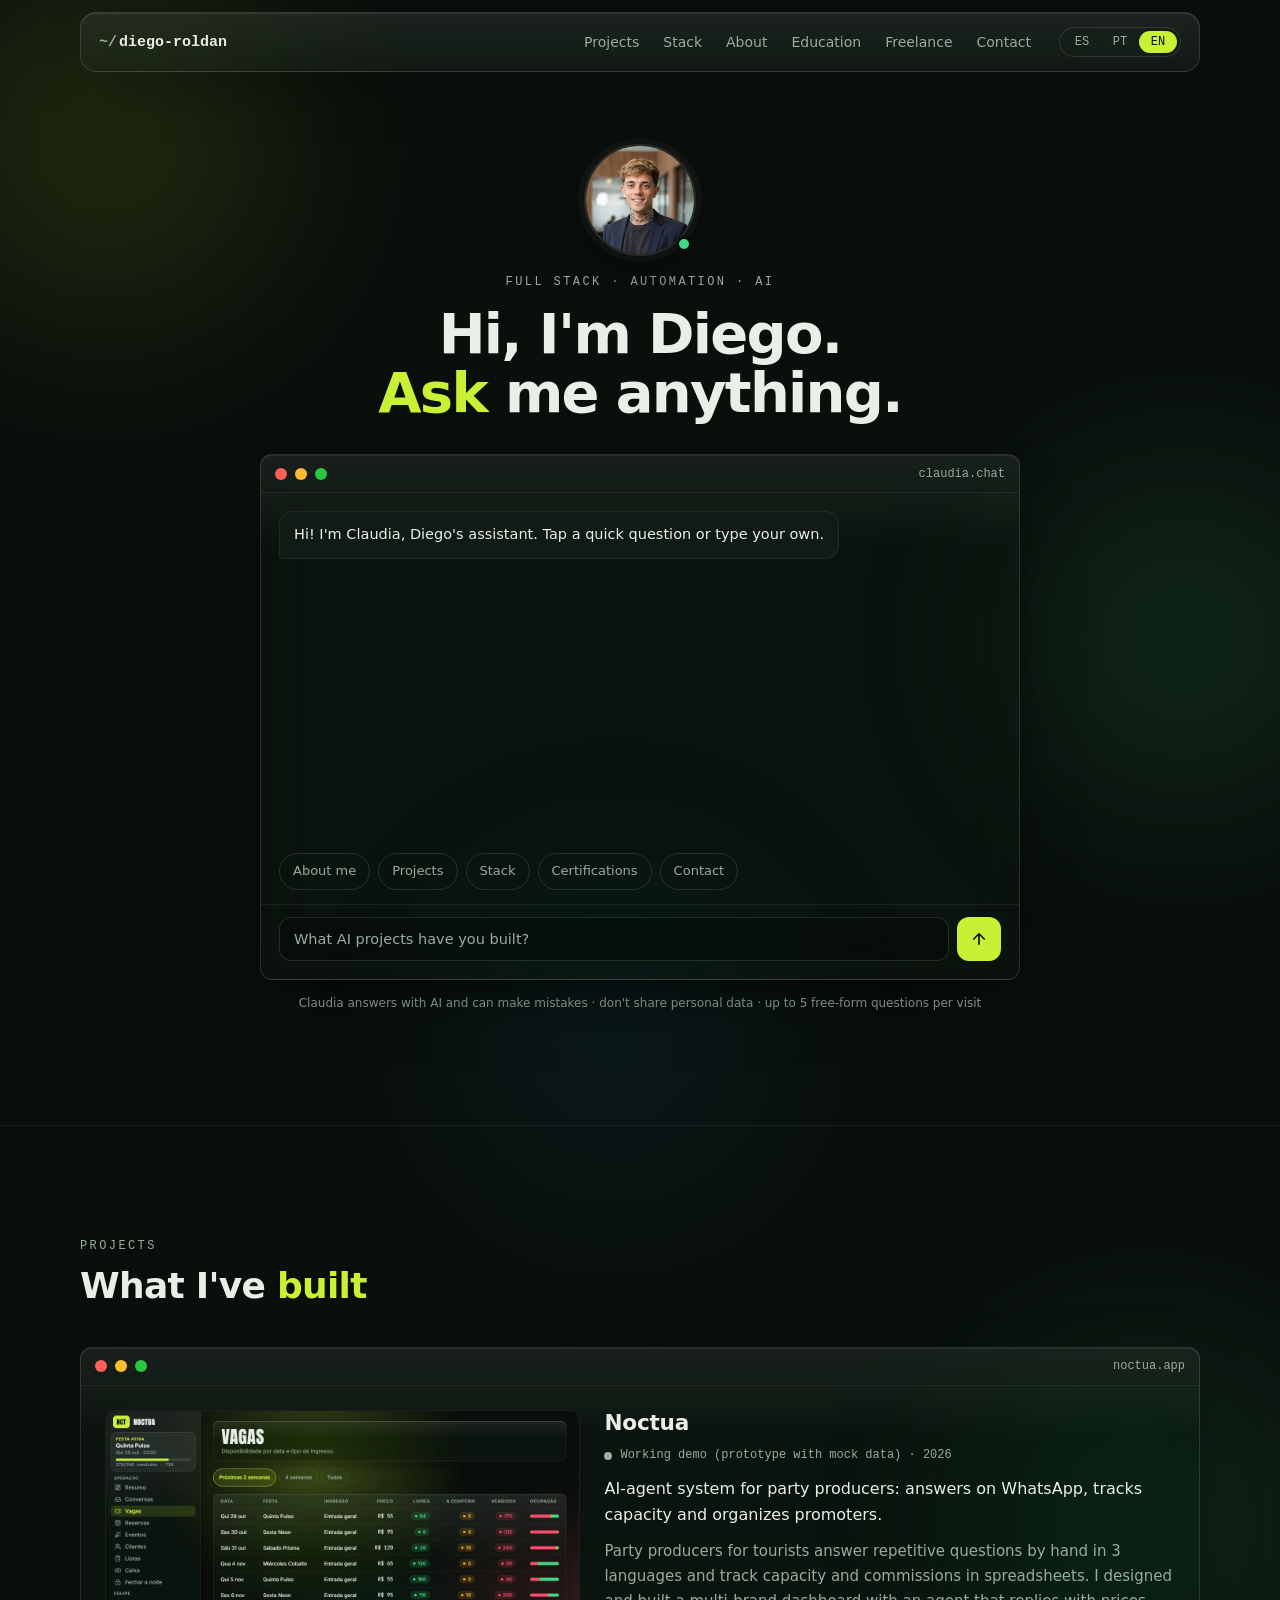
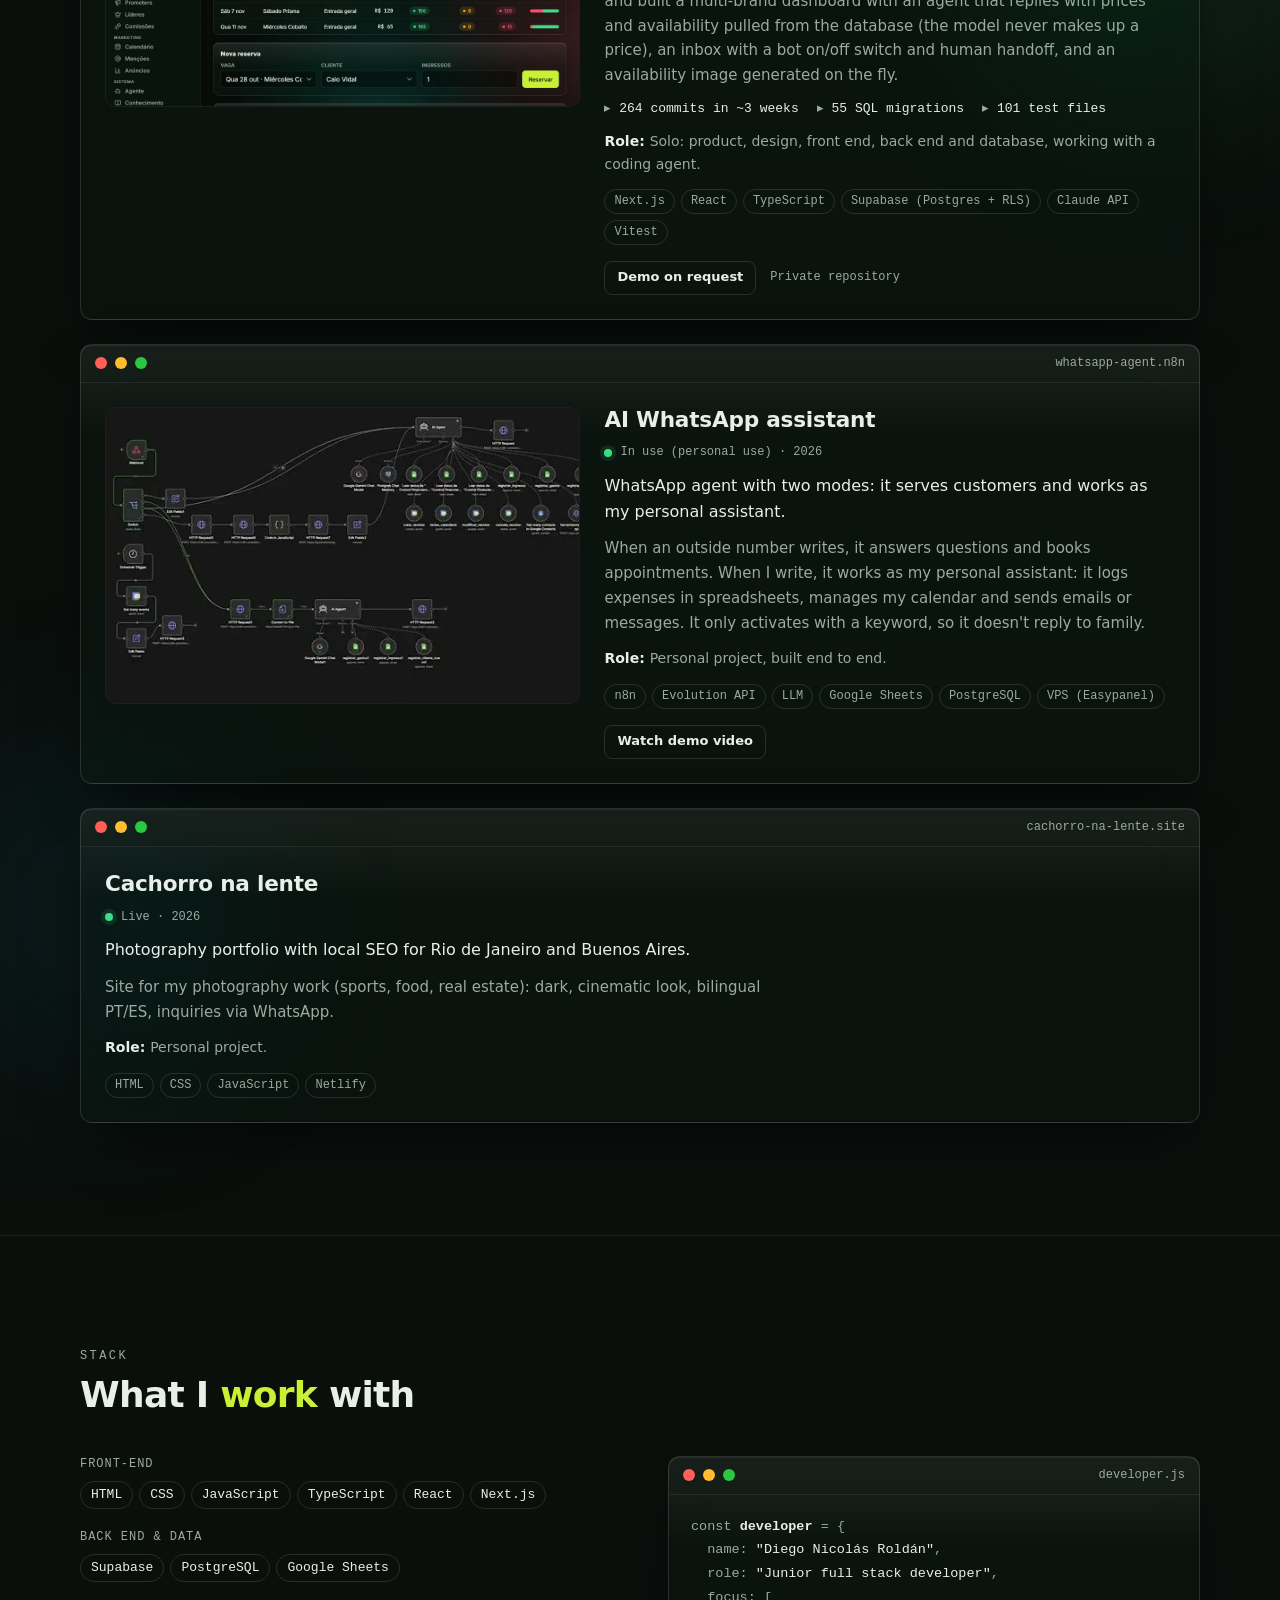
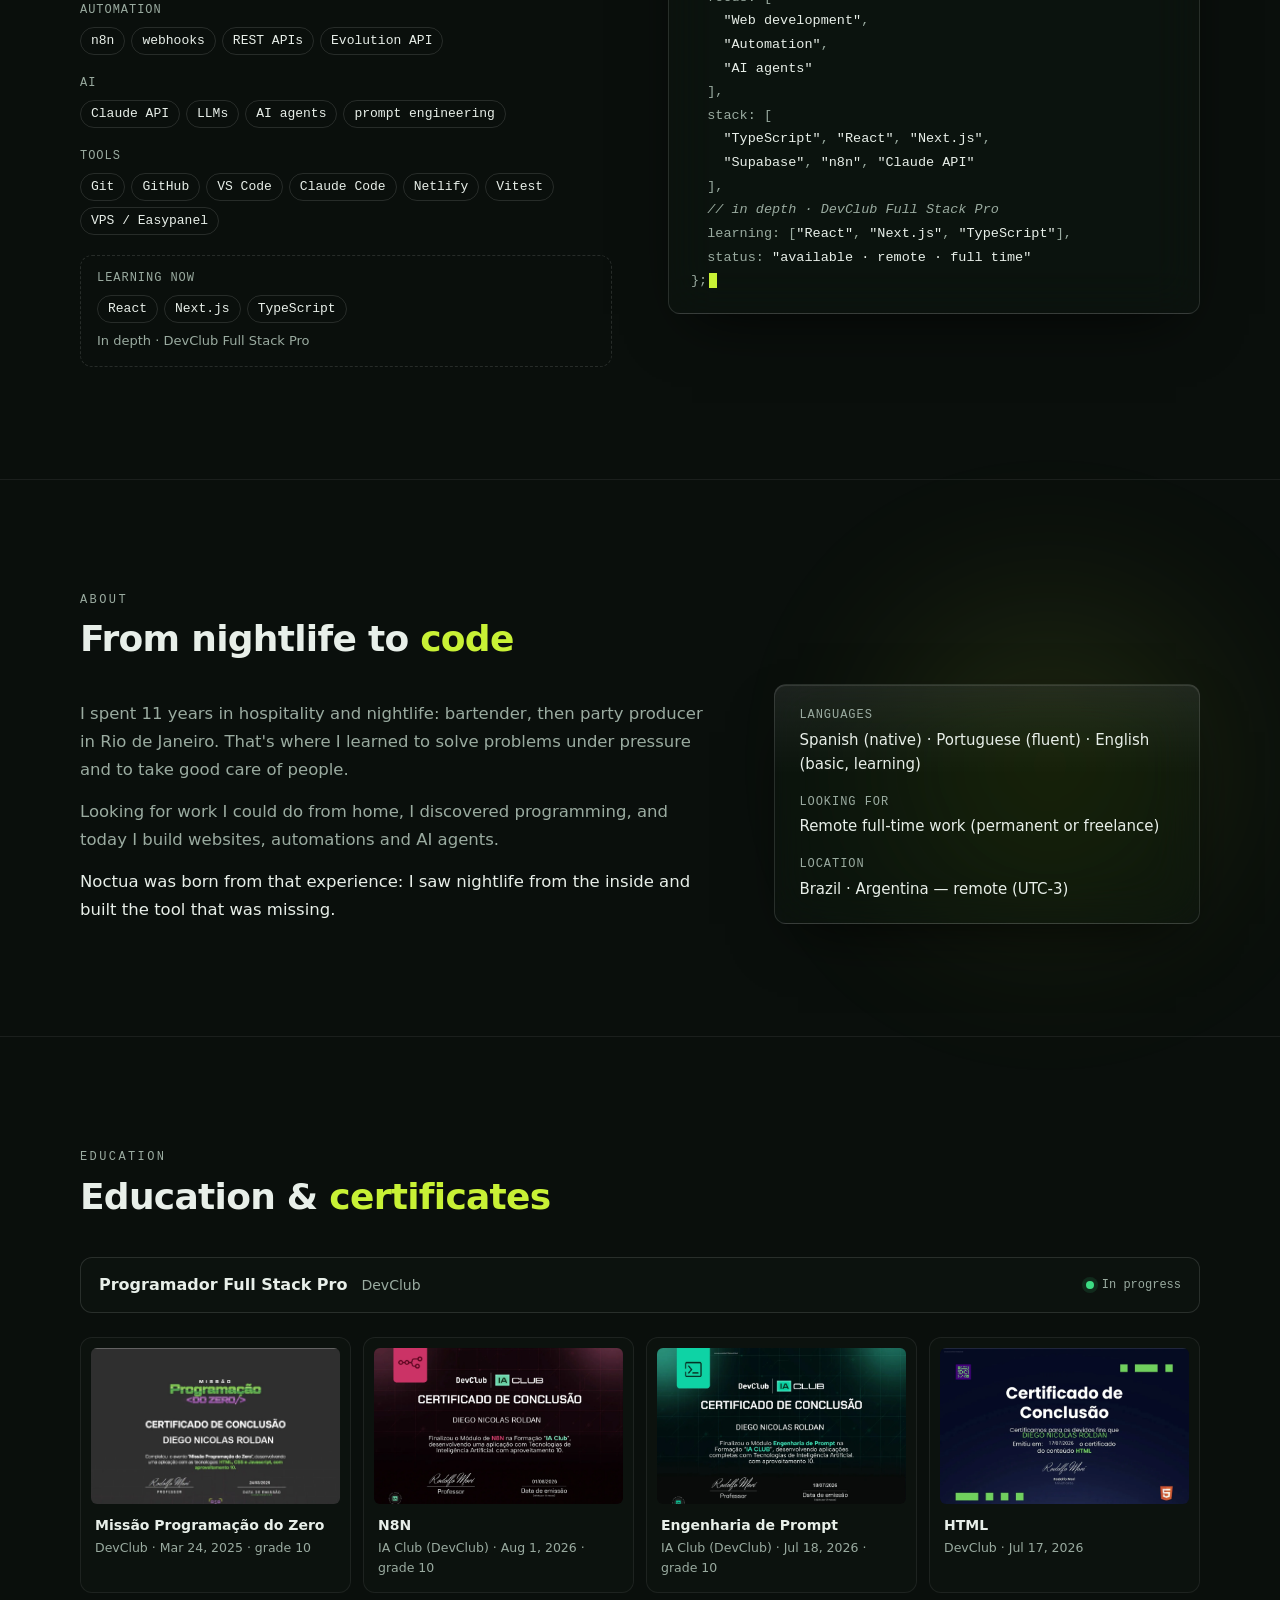
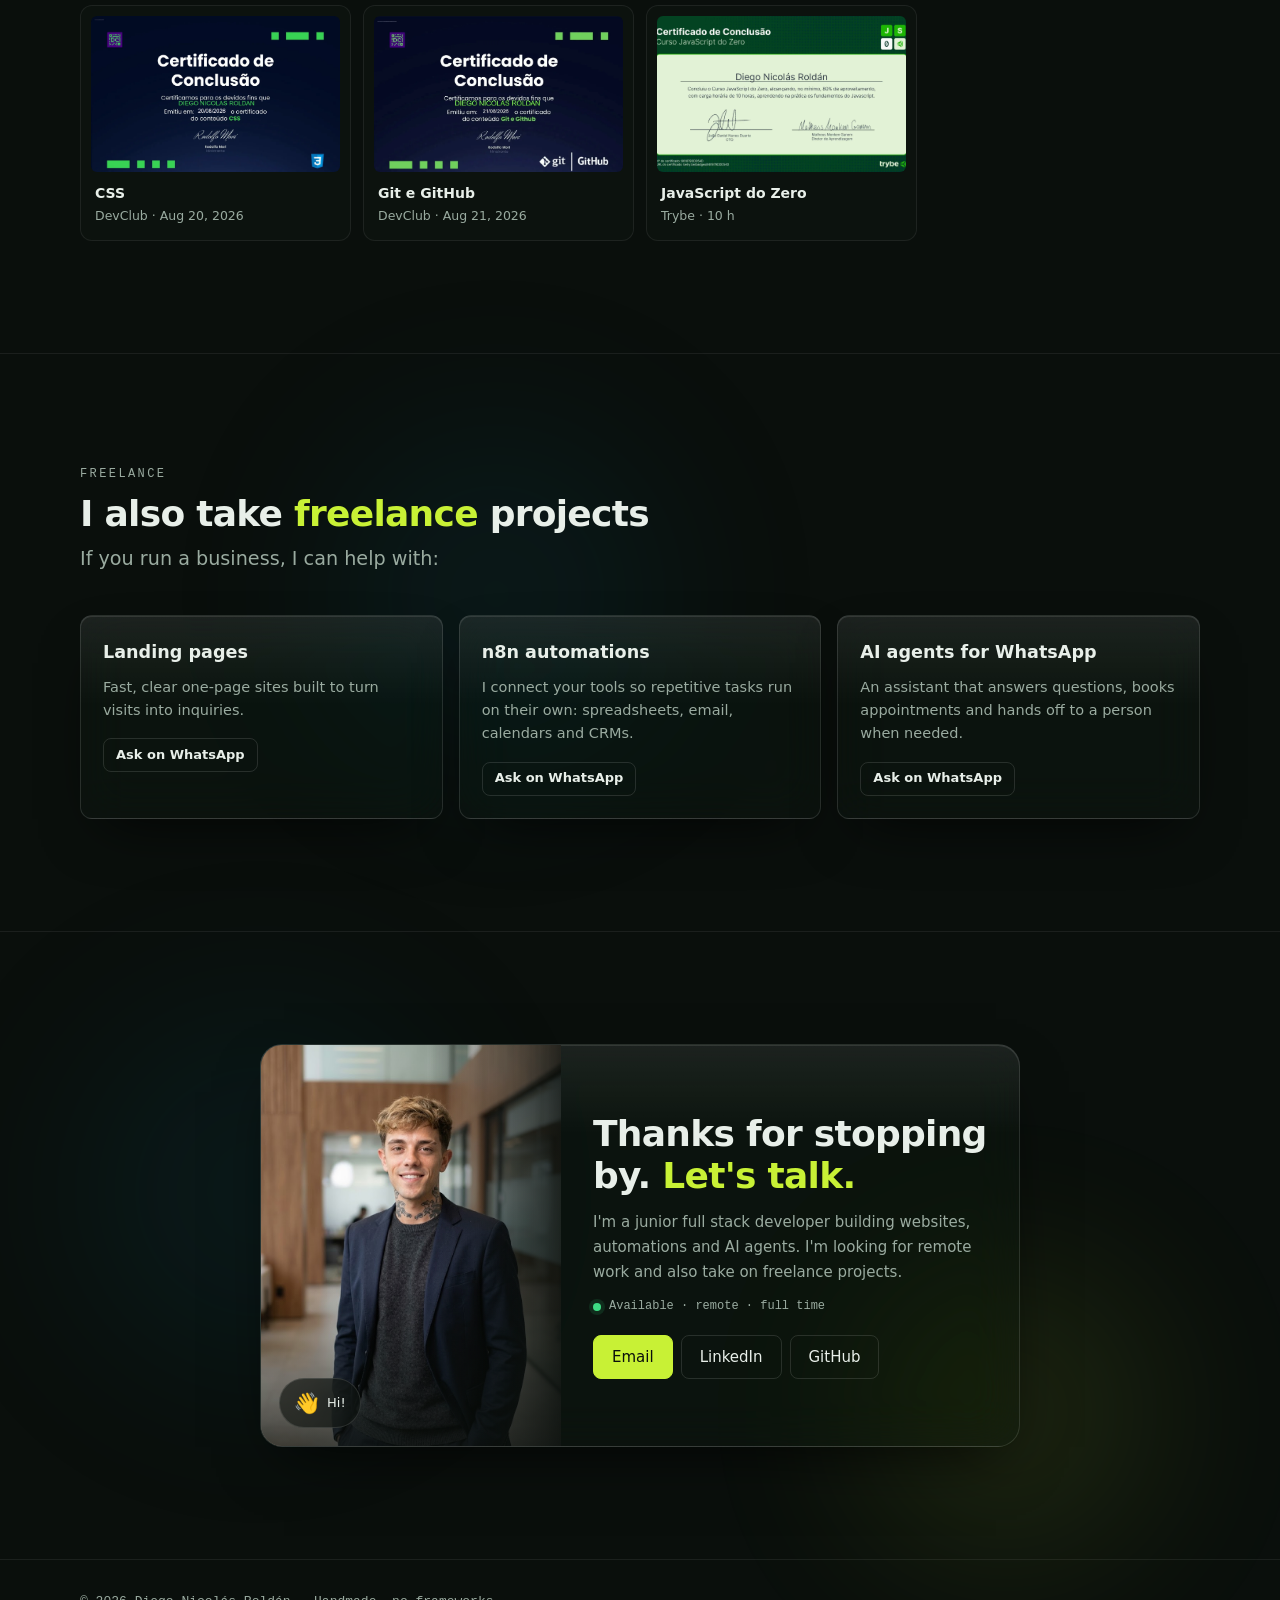
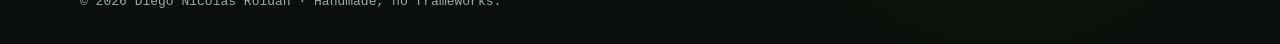
<file: index.html>
<!DOCTYPE html>
<html lang="es">
<head>
  <meta charset="utf-8">
  <meta name="viewport" content="width=device-width, initial-scale=1, viewport-fit=cover">
  <meta name="color-scheme" content="dark">
  <meta name="theme-color" content="#0a0f0c">
  <title data-i18n="meta.title">Diego Nicolás Roldán — Desarrollador full stack</title>
  <meta name="description" data-i18n-attr="content:meta.description" content="Portfolio de Diego Nicolás Roldán: desarrollo web, automatización e inteligencia artificial.">
  <meta property="og:title" content="Diego Nicolás Roldán — Desarrollador full stack">
  <meta property="og:type" content="website">
  <link rel="icon" type="image/png" href="img/favicon.png">
  <link rel="apple-touch-icon" href="img/apple-touch-icon.png">
  <link rel="stylesheet" href="css/base.css">
  <link rel="stylesheet" href="css/components.css">
  <link rel="stylesheet" href="css/layout.css">
  <script type="module" src="js/main.js"></script>
</head>
<body>
  <a class="skip-link" href="#main" data-i18n="a11y.skip">Saltar al contenido</a>

  <header class="site-header">
    <div class="container">
      <a class="brand" href="#main"><span class="brand__path">~/</span>diego-roldan</a>

      <nav class="nav" data-i18n-attr="aria-label:a11y.nav" aria-label="Navegación principal">
        <ul class="nav__links" id="nav-links">
          <li><a href="#proyectos" data-i18n="nav.projects">Proyectos</a></li>
          <li><a href="#stack" data-i18n="nav.stack">Stack</a></li>
          <li><a href="#sobre-mi" data-i18n="nav.about">Sobre mí</a></li>
          <li><a href="#formacion" data-i18n="nav.education">Formación</a></li>
          <li><a href="#freelance" data-i18n="nav.services">Freelance</a></li>
          <li><a href="#contacto" data-i18n="nav.contact">Contacto</a></li>
        </ul>

        <div class="lang-switch" role="group" data-i18n-attr="aria-label:a11y.lang" aria-label="Idioma">
          <button type="button" data-lang="es" aria-pressed="true" lang="es">ES</button>
          <button type="button" data-lang="pt" aria-pressed="false" lang="pt-BR">PT</button>
          <button type="button" data-lang="en" aria-pressed="false" lang="en">EN</button>
        </div>

        <button class="nav__toggle" type="button" aria-expanded="false" aria-controls="nav-links" data-i18n-attr="aria-label:a11y.menu" aria-label="Abrir menú">
          <svg viewBox="0 0 24 24" width="20" height="20" aria-hidden="true"><path d="M4 7h16M4 12h16M4 17h16" fill="none" stroke="currentColor" stroke-width="2" stroke-linecap="round"/></svg>
        </button>
      </nav>
    </div>
  </header>

  <main id="main">
    <!-- Hero: presentación + chat con Claudia -->
    <section class="section hero">
      <div class="ambient ambient--hero" aria-hidden="true"><span></span><span></span><span></span></div>

      <div class="container hero__inner">
        <div class="intro">
          <div class="avatar">
            <img src="img/avatar.jpg" width="112" height="112" alt="Foto de Diego Nicolás Roldán" data-i18n-attr="alt:a11y.photo">
            <span class="avatar__status" aria-hidden="true"></span>
          </div>
          <p class="kicker" data-i18n="hero.kicker">Full stack · Automatización · IA</p>
          <h1 class="title-xl" data-i18n="hero.title">Hola, soy Diego. <em class="kw">Preguntame</em> lo que quieras.</h1>
        </div>

        <div class="window chat" id="chat">
          <div class="window__bar">
            <span class="window__dots" aria-hidden="true"><i></i><i></i><i></i></span>
            <span class="window__title">claudia.chat</span>
          </div>

          <div class="chat__log" role="log" aria-live="polite" tabindex="0" data-i18n-attr="aria-label:a11y.chatLog" aria-label="Conversación con Claudia">
            <div class="chat__msg chat__msg--bot"><p data-i18n="chat.greeting">¡Hola! Soy Claudia, la asistente de Diego. Tocá una pregunta rápida o escribí la tuya.</p></div>
          </div>

          <div class="chat__chips" role="group" data-i18n-attr="aria-label:a11y.chips" aria-label="Preguntas rápidas">
            <button type="button" class="chip" data-ask="about" aria-pressed="false" data-i18n="chat.chips.about">Sobre mí</button>
            <button type="button" class="chip" data-ask="projects" aria-pressed="false" data-i18n="chat.chips.projects">Proyectos</button>
            <button type="button" class="chip" data-ask="stack" aria-pressed="false" data-i18n="chat.chips.stack">Stack</button>
            <button type="button" class="chip" data-ask="certs" aria-pressed="false" data-i18n="chat.chips.certs">Certificaciones</button>
            <button type="button" class="chip" data-ask="contact" aria-pressed="false" data-i18n="chat.chips.contact">Contacto</button>
          </div>

          <form class="chat__form">
            <label class="sr-only" for="chat-input" data-i18n="a11y.input">Escribí tu pregunta</label>
            <input class="chat__input" id="chat-input" type="text" maxlength="500" autocomplete="off" placeholder="¿Qué proyectos hiciste con IA?" data-i18n-attr="placeholder:chat.placeholder">
            <button class="chat__send" type="submit" data-i18n-attr="aria-label:a11y.send" aria-label="Enviar">
              <svg viewBox="0 0 24 24" width="18" height="18" aria-hidden="true"><path d="M12 19V5M5 12l7-7 7 7" fill="none" stroke="currentColor" stroke-width="2.2" stroke-linecap="round" stroke-linejoin="round"/></svg>
            </button>
          </form>
        </div>

        <p class="chat__note" data-i18n="chat.note">Claudia responde con IA y puede equivocarse · no compartas datos personales · hasta 5 preguntas libres por visita</p>
      </div>
    </section>

    <!-- Proyectos (se completa desde data/projects.json) -->
    <section class="section" id="proyectos">
      <div class="ambient ambient--projects" aria-hidden="true"><span></span><span></span></div>
      <div class="container">
        <header class="section-head">
          <p class="kicker" data-i18n="projects.kicker">Proyectos</p>
          <h2 class="section-title" data-i18n="projects.title">Lo que <em class="kw">construí</em></h2>
        </header>
        <div class="projects" id="projects-list"></div>
      </div>
    </section>

    <!-- Stack + developer.js -->
    <section class="section" id="stack">
      <div class="container">
        <header class="section-head">
          <p class="kicker" data-i18n="stack.kicker">Stack</p>
          <h2 class="section-title" data-i18n="stack.title">Con qué <em class="kw">trabajo</em></h2>
        </header>
        <div class="stack-layout">
          <div id="stack-list"></div>

          <div class="window window--code">
            <div class="window__bar">
              <span class="window__dots" aria-hidden="true"><i></i><i></i><i></i></span>
              <span class="window__title">developer.js</span>
            </div>
            <div class="window__body">
<pre><code><span class="tok-kw">const</span> <span class="tok-var">developer</span> <span class="tok-punc">=</span> <span class="tok-punc">{</span>
  <span class="tok-key">name</span><span class="tok-punc">:</span> <span class="tok-str">"Diego Nicolás Roldán"</span><span class="tok-punc">,</span>
  <span class="tok-key">role</span><span class="tok-punc">:</span> <span class="tok-str">"<span data-i18n="code.role">Desarrollador full stack jr.</span>"</span><span class="tok-punc">,</span>
  <span class="tok-key">focus</span><span class="tok-punc">: [</span>
    <span class="tok-str">"<span data-i18n="code.focus1">Desarrollo web</span>"</span><span class="tok-punc">,</span>
    <span class="tok-str">"<span data-i18n="code.focus2">Automatización</span>"</span><span class="tok-punc">,</span>
    <span class="tok-str">"<span data-i18n="code.focus3">Agentes IA</span>"</span>
  <span class="tok-punc">],</span>
  <span class="tok-key">stack</span><span class="tok-punc">: [</span>
    <span class="tok-str">"TypeScript"</span><span class="tok-punc">,</span> <span class="tok-str">"React"</span><span class="tok-punc">,</span> <span class="tok-str">"Next.js"</span><span class="tok-punc">,</span>
    <span class="tok-str">"Supabase"</span><span class="tok-punc">,</span> <span class="tok-str">"n8n"</span><span class="tok-punc">,</span> <span class="tok-str">"Claude API"</span>
  <span class="tok-punc">],</span>
  <span class="tok-com">// <span data-i18n="code.learning">en profundidad · DevClub Full Stack Pro</span></span>
  <span class="tok-key">learning</span><span class="tok-punc">: [</span><span class="tok-str">"React"</span><span class="tok-punc">,</span> <span class="tok-str">"Next.js"</span><span class="tok-punc">,</span> <span class="tok-str">"TypeScript"</span><span class="tok-punc">],</span>
  <span class="tok-key">status</span><span class="tok-punc">:</span> <span class="tok-str">"<span data-i18n="code.status">disponible · remoto · full time</span>"</span>
<span class="tok-punc">};</span><span class="cursor" aria-hidden="true"></span></code></pre>
            </div>
          </div>
        </div>
      </div>
    </section>

    <!-- Sobre mí -->
    <section class="section" id="sobre-mi">
      <div class="ambient ambient--about" aria-hidden="true"><span></span></div>
      <div class="container about">
        <div class="about__text">
          <header class="section-head">
            <p class="kicker" data-i18n="about.kicker">Sobre mí</p>
            <h2 class="section-title" data-i18n="about.title">De la noche al <em class="kw">código</em></h2>
          </header>
          <p data-i18n="about.p1">Trabajé 11 años en gastronomía y en la noche: bartender y después productor de fiestas en Rio de Janeiro. Ahí aprendí a resolver problemas bajo presión y a atender bien a la gente.</p>
          <p data-i18n="about.p2">Buscando un trabajo que pudiera hacer desde casa descubrí la programación, y hoy construyo sitios, automatizaciones y agentes de IA.</p>
          <p data-i18n="about.p3">Noctua nació de esa experiencia: vi la noche por dentro y construí la herramienta que faltaba.</p>
        </div>
        <dl class="panel facts">
          <div>
            <dt data-i18n="about.languagesLabel">Idiomas</dt>
            <dd data-i18n="about.languages">Español nativo · portugués fluido · inglés básico (en aprendizaje)</dd>
          </div>
          <div>
            <dt data-i18n="about.lookingLabel">Busco</dt>
            <dd data-i18n="about.looking">Trabajo remoto full time (fijo o freelance)</dd>
          </div>
          <div>
            <dt data-i18n="about.locationLabel">Ubicación</dt>
            <dd data-i18n="about.location">Brasil · Argentina — remoto (UTC-3)</dd>
          </div>
        </dl>
      </div>
    </section>

    <!-- Formación (se completa desde data/education.json) -->
    <section class="section" id="formacion">
      <div class="container">
        <header class="section-head">
          <p class="kicker" data-i18n="education.kicker">Formación</p>
          <h2 class="section-title" data-i18n="education.title">Formación y <em class="kw">certificados</em></h2>
        </header>
        <ul class="courses" id="courses"></ul>
        <ul class="certs" id="certs"></ul>
      </div>
    </section>

    <!-- Freelance -->
    <section class="section" id="freelance">
      <div class="ambient ambient--services" aria-hidden="true"><span></span></div>
      <div class="container">
        <header class="section-head">
          <p class="kicker" data-i18n="services.kicker">Freelance</p>
          <h2 class="section-title" data-i18n="services.title">También tomo proyectos <em class="kw">freelance</em></h2>
          <p class="lead" data-i18n="services.lead">Si tenés un negocio, puedo ayudarte con esto:</p>
        </header>
        <ul class="services">
          <li class="panel service">
            <h3 data-i18n="services.items.landing.title">Landing pages</h3>
            <p data-i18n="services.items.landing.desc">Sitios de una página, rápidos y claros, pensados para convertir visitas en consultas.</p>
            <a class="btn btn--sm" href="https://wa.me/5548999733214?text=Hola%20Diego%2C%20quiero%20consultar%20por%20una%20landing%20page" target="_blank" rel="noopener" data-i18n-attr="href:services.items.landing.wa"><span data-i18n="services.cta">Consultar</span> <span class="sr-only" data-i18n="a11y.newTab">(se abre en una pestaña nueva)</span></a>
          </li>
          <li class="panel service">
            <h3 data-i18n="services.items.automation.title">Automatizaciones con n8n</h3>
            <p data-i18n="services.items.automation.desc">Conecto tus herramientas para que las tareas repetitivas se hagan solas: planillas, mails, agendas y CRMs.</p>
            <a class="btn btn--sm" href="https://wa.me/5548999733214?text=Hola%20Diego%2C%20quiero%20consultar%20por%20una%20automatizaci%C3%B3n%20con%20n8n" target="_blank" rel="noopener" data-i18n-attr="href:services.items.automation.wa"><span data-i18n="services.cta">Consultar</span> <span class="sr-only" data-i18n="a11y.newTab">(se abre en una pestaña nueva)</span></a>
          </li>
          <li class="panel service">
            <h3 data-i18n="services.items.agents.title">Agentes de IA para WhatsApp</h3>
            <p data-i18n="services.items.agents.desc">Un asistente que responde consultas, agenda turnos y deriva a una persona cuando hace falta.</p>
            <a class="btn btn--sm" href="https://wa.me/5548999733214?text=Hola%20Diego%2C%20quiero%20consultar%20por%20un%20agente%20de%20IA%20para%20WhatsApp" target="_blank" rel="noopener" data-i18n-attr="href:services.items.agents.wa"><span data-i18n="services.cta">Consultar</span> <span class="sr-only" data-i18n="a11y.newTab">(se abre en una pestaña nueva)</span></a>
          </li>
        </ul>
      </div>
    </section>

    <!-- Cierre -->
    <section class="section" id="contacto">
      <div class="ambient ambient--outro" aria-hidden="true"><span></span><span></span></div>

      <div class="container narrow">
        <article class="outro">
          <div class="outro__photo">
            <img src="img/diego-roldan.jpg" width="765" height="1024" alt="" loading="lazy">
            <span class="outro__wave"><span class="hand" aria-hidden="true">👋</span> <span data-i18n="outro.wave">¡Hola!</span></span>
          </div>
          <div class="outro__text">
            <h2 class="section-title" data-i18n="outro.title">Gracias por pasar. <em class="kw">Hablemos.</em></h2>
            <p data-i18n="outro.text">Soy desarrollador full stack jr. y construyo sitios, automatizaciones y agentes de IA. Busco trabajo remoto y también tomo proyectos freelance.</p>
            <p class="status"><i aria-hidden="true"></i><span data-i18n="outro.status">Disponible · remoto · full time</span></p>
            <div class="outro__links">
              <a class="btn btn--primary" href="mailto:diegoroldan.work@gmail.com">Email</a>
              <a class="btn" href="https://www.linkedin.com/in/diegonicolasroldan/" target="_blank" rel="noopener">LinkedIn <span class="sr-only" data-i18n="a11y.newTab">(se abre en una pestaña nueva)</span></a>
              <a class="btn" href="https://github.com/diegoroldanwork" target="_blank" rel="noopener">GitHub <span class="sr-only" data-i18n="a11y.newTab">(se abre en una pestaña nueva)</span></a>
            </div>
          </div>
        </article>
      </div>
    </section>
  </main>

  <footer class="site-footer">
    <div class="container">
      © <span id="year">2026</span> Diego Nicolás Roldán · <span data-i18n="footer.rights">Hecho a mano, sin frameworks.</span>
    </div>
  </footer>
  <dialog class="lightbox" id="lightbox">
    <button class="lightbox__close" type="button" data-close data-i18n-attr="aria-label:a11y.close" aria-label="Cerrar">
      <svg viewBox="0 0 24 24" width="18" height="18" aria-hidden="true"><path d="M6 6l12 12M18 6L6 18" fill="none" stroke="currentColor" stroke-width="2" stroke-linecap="round"/></svg>
    </button>
    <figure>
      <img alt="">
      <figcaption></figcaption>
    </figure>
  </dialog>
</body>
</html>
</file>
<file: css/base.css>
/* ==========================================================================
   Base: tokens, reset, tipografía y layout
   ========================================================================== */

:root {
  /* Color — paleta Noctua */
  --bg: #0a0f0c;
  --surface: #121a15;
  --text: #e8efe9;
  --muted: #9aaba0;
  /* Lima: sólo botones primarios, estados activos y una palabra clave por título */
  --accent: #c8f135;
  --on-accent: #0a0f0c;
  --accent-hover: #d6f55e;
  --ok: #3ddc84;                /* punto de estado "disponible" */

  /* Manchas de fondo */
  --blob-1: #c8f135;
  --blob-2: #3ddc84;
  --blob-3: #0e7490;
  --blob-opacity: .18;
  --blob-blur: clamp(50px, 8vw, 90px);

  /* Vidrio */
  --glass-bg: rgba(18, 26, 21, .35);               /* --surface translúcido: apaga las manchas detrás del texto (AA) */
  --glass-fallback: var(--surface);                /* sin backdrop-filter */
  --glass-border: rgba(255, 255, 255, .12);
  --glass-border-soft: rgba(255, 255, 255, .07);   /* separadores internos */
  --glass-blur: blur(24px) saturate(160%);
  --glass-shine: linear-gradient(180deg, rgba(255, 255, 255, .07), rgba(255, 255, 255, 0) 90px);
  --glass-highlight: inset 0 1px 0 rgba(255, 255, 255, .10);
  --glass-shadow: 0 24px 60px -24px rgba(0, 0, 0, .8);

  /* Tipografía (sin fuentes externas: la CSP sólo permite 'self') */
  --font-sans: system-ui, -apple-system, "Segoe UI", Roboto, "Helvetica Neue", Arial, sans-serif;
  --font-mono: ui-monospace, "SF Mono", "Cascadia Code", "JetBrains Mono", Menlo, Consolas, monospace;

  /* Espaciado y medidas */
  --max: 1120px;
  --gutter: clamp(20px, 4vw, 40px);
  --radius: 12px;
  --radius-sm: 8px;
  --header-h: 60px;

  /* Movimiento */
  --ease: cubic-bezier(.2, .7, .2, 1);
  --dur: 160ms;
}

*,
*::before,
*::after { box-sizing: border-box; }

html {
  color-scheme: dark;
  -webkit-text-size-adjust: 100%;
  scroll-padding-top: calc(var(--header-h) + 28px);
}

body {
  margin: 0;
  min-height: 100vh;
  overflow-x: clip;   /* las manchas de fondo se salen por los costados */
  background: var(--bg);
  color: var(--text);
  font: 400 16px/1.6 var(--font-sans);
  -webkit-font-smoothing: antialiased;
}

img, svg { display: block; max-width: 100%; }
a { color: inherit; text-decoration: none; }
button { font: inherit; color: inherit; }
h1, h2, h3, p { margin: 0; }
code, pre { font-family: var(--font-mono); }

::selection { background: var(--accent); color: var(--on-accent); }

:focus-visible {
  outline: 2px solid var(--accent);
  outline-offset: 3px;
  border-radius: 4px;
}

/* Layout ------------------------------------------------------------------ */

.container {
  width: min(var(--max), 100% - 2 * var(--gutter));
  margin-inline: auto;
}

.section {
  position: relative;
  isolation: isolate;   /* el fondo ambiental (z-index: -1) queda dentro de la sección */
  padding-block: clamp(64px, 10vw, 112px);
}
.section + .section { border-top: 1px solid var(--glass-border-soft); }

/* Fondo ambiental ---------------------------------------------------------
   <div class="ambient" aria-hidden="true"><span></span><span></span></div>
   Manchas muy difusas detrás del contenido para que el vidrio refracte algo.
   ------------------------------------------------------------------------- */

.ambient {
  position: absolute;
  inset: 0;
  z-index: -1;
  pointer-events: none;
  /* Recorte horizontal acá y no sólo en body: Chrome en celular cuenta lo que
     sobresale para el ancho de la página y la achica (489px en vez de 360) */
  overflow-x: clip;
}

.ambient span {
  position: absolute;
  width: min(var(--size, 520px), 95vw);
  aspect-ratio: 1;
  border-radius: 50%;
  background: radial-gradient(circle, var(--c) 0%, transparent 68%);
  opacity: var(--blob-opacity);
  filter: blur(var(--blob-blur));
  animation: drift 48s ease-in-out infinite alternate;
  will-change: transform;
}

@keyframes drift {
  to { transform: translate3d(40px, -30px, 0) scale(1.06); }
}

/* Tipografía -------------------------------------------------------------- */

.eyebrow {
  font: 500 13px/1 var(--font-mono);
  color: var(--muted);
  letter-spacing: .02em;
}

.title-xl {
  font-size: clamp(2.25rem, 5.5vw, 3.75rem);
  line-height: 1.05;
  font-weight: 700;
  letter-spacing: -.03em;
}

.section-title {
  font-size: clamp(1.6rem, 3.2vw, 2.25rem);
  line-height: 1.15;
  font-weight: 700;
  letter-spacing: -.02em;
}

.lead {
  font-size: clamp(1.05rem, 1.6vw, 1.2rem);
  color: var(--muted);
  max-width: 56ch;
}

.muted { color: var(--muted); }
.kw { color: var(--accent); font-style: normal; }   /* palabra clave del título: *así* en i18n */

/* Utilidades -------------------------------------------------------------- */

.sr-only {
  position: absolute !important;
  width: 1px; height: 1px;
  padding: 0; margin: -1px;
  overflow: hidden; clip: rect(0 0 0 0);
  white-space: nowrap; border: 0;
}

.skip-link {
  position: fixed;
  top: 12px; left: 12px;
  z-index: 1000;
  padding: 8px 14px;
  background: var(--accent);
  color: var(--on-accent);
  border-radius: var(--radius-sm);
  font-weight: 600;
  transform: translateY(-200%);
}
.skip-link:focus { transform: none; }

@media (prefers-reduced-motion: reduce) {
  *, *::before, *::after {
    animation-duration: .01ms !important;
    animation-iteration-count: 1 !important;
    transition-duration: .01ms !important;
  }
  .ambient span { animation: none !important; }
}
</file>
<file: css/components.css>
/* ==========================================================================
   Componentes
   ========================================================================== */

/* Vidrio ------------------------------------------------------------------
   Superficie compartida por la ventana, el header, el selector de idioma,
   los paneles, el visor de certificados y la tarjeta de cierre.
   ------------------------------------------------------------------------- */

.window,
.site-header,
.lang-switch,
.panel,
.lightbox,
.outro {
  background: var(--glass-shine), var(--glass-bg);
  -webkit-backdrop-filter: var(--glass-blur);
  backdrop-filter: var(--glass-blur);
  border: 1px solid var(--glass-border);
  box-shadow: var(--glass-highlight), var(--glass-shadow);
}

@supports not ((backdrop-filter: blur(1px)) or (-webkit-backdrop-filter: blur(1px))) {
  .window,
  .site-header,
  .lang-switch,
  .panel,
  .lightbox,
  .outro { background: var(--glass-shine), var(--glass-fallback); }
}

/* Header ------------------------------------------------------------------ */

/* Barra flotante: se despega de los bordes como en la referencia */
.site-header {
  position: sticky;
  top: 12px;
  z-index: 100;
  width: min(var(--max), 100% - 2 * var(--gutter));
  height: var(--header-h);
  margin: 12px auto 0;
  border-radius: 16px;
}

.site-header .container {
  width: 100%;
  height: 100%;
  padding-inline: 18px;
  display: flex;
  align-items: center;
  justify-content: space-between;
  gap: 24px;
}

.brand {
  font: 600 15px/1 var(--font-mono);
  white-space: nowrap;
}
.brand__path { color: var(--muted); margin-right: 2px; }

.nav {
  display: flex;
  align-items: center;
  gap: 28px;
}

.nav__links {
  display: flex;
  gap: 24px;
  margin: 0;
  padding: 0;
  list-style: none;
  font-size: 14px;
}
.nav__links a {
  color: var(--muted);
  transition: color var(--dur) var(--ease);
}
.nav__links a:hover { color: var(--text); }

.nav__toggle {
  display: none;
  place-items: center;
  width: 40px;
  height: 40px;
  border: 1px solid var(--glass-border);
  border-radius: 10px;
  background: transparent;
  cursor: pointer;
}

/* Menú móvil: los links se despliegan en un panel bajo el header */
@media (max-width: 900px) {
  .nav { gap: 10px; }
  .nav__toggle { display: grid; }
  .nav__links {
    position: absolute;
    top: calc(100% + 8px);
    left: 0;
    right: 0;
    display: none;
    flex-direction: column;
    gap: 2px;
    padding: 8px;
    border: 1px solid var(--glass-border);
    border-radius: 16px;
    background: rgba(10, 15, 12, .96);   /* casi opaco: el menú no compite con la página (sin blur, no hace falta) */
    box-shadow: var(--glass-highlight), var(--glass-shadow);
    font-size: 16px;
  }
  .site-header.is-open .nav__links { display: flex; }
  .nav__links a { display: block; padding: 12px 14px; border-radius: 10px; }
  .nav__links a:hover { background: rgba(255, 255, 255, .05); }
  .nav__toggle[aria-expanded="true"] { border-color: var(--accent); color: var(--accent); }   /* estado activo */
}

/* Pantallas angostas: logo, idioma y menú tienen que entrar en ~320px */
@media (max-width: 420px) {
  .site-header .container { padding-inline: 12px; gap: 8px; }
  .brand { font-size: 14px; }
  .nav { gap: 6px; }
  .lang-switch button { min-width: 30px; padding-inline: 6px; }
  .nav__toggle { width: 36px; height: 36px; }
}

/* Selector de idioma ------------------------------------------------------ */

.lang-switch {
  display: inline-flex;
  padding: 3px;
  border-radius: 999px;
  background: var(--glass-bg);       /* ya está sobre el vidrio del header: sin segundo brillo */
  box-shadow: none;
}

.lang-switch button {
  min-width: 38px;
  padding: 5px 10px;
  border: 0;
  border-radius: 999px;
  background: transparent;
  color: var(--muted);
  font: 500 12px/1 var(--font-mono);
  cursor: pointer;
  transition: color var(--dur) var(--ease), background-color var(--dur) var(--ease);
}
.lang-switch button:hover { color: var(--text); }
.lang-switch button[aria-pressed="true"] {
  background: var(--accent);
  color: var(--on-accent);
}

/* Ventana macOS -----------------------------------------------------------
   <div class="window">
     <div class="window__bar">
       <span class="window__dots" aria-hidden="true"><i></i><i></i><i></i></span>
       <span class="window__title">archivo.ext</span>
     </div>
     <div class="window__body">…</div>
   </div>
   ------------------------------------------------------------------------- */

.window {
  display: flex;
  flex-direction: column;
  border-radius: var(--radius);
  overflow: hidden;
}

.window__bar {
  display: flex;
  align-items: center;
  justify-content: space-between;
  gap: 12px;
  height: 38px;
  padding-inline: 14px;
  background: var(--glass-bg);
  border-bottom: 1px solid var(--glass-border-soft);
  flex-shrink: 0;
}

.window__dots { display: flex; gap: 8px; }
.window__dots i {
  width: 12px;
  height: 12px;
  border-radius: 50%;
  background: #ff5f57;
}
.window__dots i:nth-child(2) { background: #febc2e; }
.window__dots i:nth-child(3) { background: #28c840; }

.window__title {
  font: 400 12px/1 var(--font-mono);
  color: var(--muted);
  overflow: hidden;
  text-overflow: ellipsis;
  white-space: nowrap;
}

.window__body {
  flex: 1;
  padding: 20px;
}

/* Variante: bloque de código */
.window--code .window__body {
  padding: 20px 22px;
  overflow-x: auto;
}
.window--code pre {
  margin: 0;
  font-size: 13.5px;
  line-height: 1.75;
  tab-size: 2;
}

/* Variante interactiva (tarjetas de proyecto) */
.window--link {
  transition: border-color var(--dur) var(--ease);
}
.window--link:hover,
.window--link:focus-within { border-color: rgba(255, 255, 255, .22); }

/* Resaltado de sintaxis — sólo --text y --muted (el lima queda para el cursor) */
.tok-kw   { color: var(--muted); }
.tok-var  { color: var(--text); font-weight: 600; }
.tok-key  { color: var(--muted); }
.tok-str  { color: var(--text); }
.tok-punc { color: var(--muted); }
.tok-com  { color: var(--muted); font-style: italic; }

.cursor {
  display: inline-block;
  width: .55em;
  height: 1.1em;
  margin-left: 2px;
  vertical-align: text-bottom;
  background: var(--accent);
  animation: blink 1.1s steps(1) infinite;
}
@keyframes blink { 50% { opacity: 0; } }

/* Botones ----------------------------------------------------------------- */

.btn {
  display: inline-flex;
  align-items: center;
  gap: 8px;
  height: 44px;
  padding-inline: 18px;
  border: 1px solid var(--glass-border);
  border-radius: var(--radius-sm);
  font-size: 15px;
  font-weight: 500;
  transition: border-color var(--dur) var(--ease), background-color var(--dur) var(--ease);
}
.btn:hover { border-color: rgba(255, 255, 255, .28); }

.btn--primary {
  background: var(--accent);
  border-color: var(--accent);
  color: var(--on-accent);
}
.btn--primary:hover { background: var(--accent-hover); border-color: var(--accent-hover); }

.btn--sm {
  height: 34px;
  padding-inline: 12px;
  font-size: 13px;
  font-weight: 600;
}

/* Chat ------------------------------------------------------------------
   Ventana con historial, chips de preguntas rápidas y campo de texto.
   ------------------------------------------------------------------------- */

.chat__log {
  height: 360px;
  overflow-y: auto;
  padding: 18px;
  display: flex;
  flex-direction: column;
  gap: 12px;
  overscroll-behavior: contain;
}

.chat__msg {
  max-width: 85%;
  padding: 11px 14px;
  border-radius: 14px;
  font-size: 14.5px;
  line-height: 1.6;
  overflow-wrap: anywhere;
}
.chat__msg strong { font-weight: 600; }
.chat__msg--bot {
  align-self: flex-start;
  background: var(--surface);
  border: 1px solid var(--glass-border-soft);
  border-bottom-left-radius: 4px;
}
.chat__msg--user {
  align-self: flex-end;
  background: rgba(255, 255, 255, .10);
  border: 1px solid var(--glass-border);
  border-bottom-right-radius: 4px;
}

.chat__cards {
  display: grid;
  gap: 8px;
  margin: 10px 0 0;
  padding: 0;
  list-style: none;
}
.chat__card {
  padding: 10px 12px;
  border: 1px solid var(--glass-border-soft);
  border-radius: 10px;
  background: rgba(255, 255, 255, .02);
}
.chat__card strong { display: block; font-size: 14px; }
.chat__card span { font-size: 13px; color: var(--muted); }

.chat__msg .tags { margin-top: 10px; }

.chat__links {
  display: flex;
  flex-wrap: wrap;
  gap: 8px;
  margin-top: 12px;
}

.chat__chips {
  display: flex;
  flex-wrap: wrap;
  gap: 8px;
  padding: 0 18px 14px;
}

.chip {
  padding: 7px 13px;
  border: 1px solid var(--glass-border);
  border-radius: 999px;
  background: transparent;
  color: var(--muted);
  font-size: 13px;
  cursor: pointer;
  transition: color var(--dur) var(--ease), border-color var(--dur) var(--ease);
}
.chip:hover { color: var(--text); border-color: rgba(255, 255, 255, .28); }
.chip[aria-pressed="true"] { color: var(--accent); border-color: var(--accent); }   /* estado activo */

.chat__form {
  display: flex;
  gap: 8px;
  padding: 12px 18px 18px;
  border-top: 1px solid var(--glass-border-soft);
}

.chat__input {
  flex: 1;
  min-width: 0;
  height: 44px;
  padding-inline: 14px;
  border: 1px solid var(--glass-border);
  border-radius: 12px;
  background: rgba(0, 0, 0, .25);
  color: var(--text);
  font: inherit;
  font-size: 14.5px;
}
.chat__input::placeholder { color: var(--muted); opacity: 1; }
.chat__input:focus { outline: none; border-color: var(--accent); }   /* estado activo */

.chat__send {
  display: grid;
  place-items: center;
  width: 44px;
  height: 44px;
  flex-shrink: 0;
  border: 0;
  border-radius: 12px;
  background: var(--accent);
  color: var(--on-accent);
  cursor: pointer;
  transition: background-color var(--dur) var(--ease);
}
.chat__send:hover { background: var(--accent-hover); }

.typing { display: inline-flex; gap: 4px; padding-block: 6px; }
.typing i {
  width: 6px;
  height: 6px;
  border-radius: 50%;
  background: var(--muted);
  animation: typing 1s infinite;
}
.typing i:nth-child(2) { animation-delay: .15s; }
.typing i:nth-child(3) { animation-delay: .3s; }
@keyframes typing { 50% { opacity: .25; } }

/* Tags -------------------------------------------------------------------- */

.tags {
  display: flex;
  flex-wrap: wrap;
  gap: 6px;
  margin: 16px 0 0;
  padding: 0;
  list-style: none;
}
.tags li {
  padding: 3px 9px;
  border: 1px solid var(--glass-border);
  border-radius: 999px;
  font: 400 12px/1.4 var(--font-mono);
  color: var(--muted);
}

/* Avatar y estado --------------------------------------------------------- */

.avatar {
  position: relative;
  width: 112px;
  height: 112px;
  margin-inline: auto;
}
.avatar img {
  width: 100%;
  height: 100%;
  border-radius: 50%;
  object-fit: cover;
  border: 2px solid var(--glass-border);
  box-shadow: 0 0 0 6px rgba(255, 255, 255, .03), 0 12px 40px rgba(0, 0, 0, .5);
}
.avatar__status {
  position: absolute;
  right: 4px;
  bottom: 4px;
  width: 16px;
  height: 16px;
  border-radius: 50%;
  background: var(--ok);
  border: 3px solid var(--bg);
}

.status {
  display: inline-flex;
  align-items: center;
  gap: 8px;
  font: 400 12px/1.4 var(--font-mono);
  color: var(--muted);
}
.status i {
  width: 8px;
  height: 8px;
  border-radius: 50%;
  background: var(--ok);
  box-shadow: 0 0 0 4px rgba(61, 220, 132, .12);
}

/* Panel genérico (servicios, datos de "sobre mí") ------------------------- */

.panel { border-radius: var(--radius); }

/* Punto de estado: verde = publicado / en uso, gris = demo */
.dot {
  display: inline-block;
  flex-shrink: 0;
  width: 8px;
  height: 8px;
  border-radius: 50%;
  background: var(--muted);
}
.dot--live { background: var(--ok); box-shadow: 0 0 0 4px rgba(61, 220, 132, .12); }

/* Tarjeta de proyecto (ventana) ------------------------------------------- */

.project__body {
  display: grid;
  gap: 24px;
  padding: 24px;
}
.project--media .project__body { grid-template-columns: minmax(0, 5fr) minmax(0, 6fr); align-items: start; }

.project__media {
  margin: 0;
  overflow: hidden;
  border: 1px solid var(--glass-border-soft);
  border-radius: 10px;
  aspect-ratio: 16 / 10;
  background: var(--bg);
}
.project__media img { width: 100%; height: 100%; object-fit: cover; }

.project__text { display: grid; gap: 12px; justify-items: start; }
.project__title { font-size: 1.35rem; line-height: 1.2; letter-spacing: -.01em; }
.project__meta {
  display: inline-flex;
  align-items: center;
  gap: 8px;
  font: 400 12px/1.4 var(--font-mono);
  color: var(--muted);
}
.project__short { font-size: 16px; }
.project__detail { color: var(--muted); font-size: 15px; line-height: 1.65; max-width: 70ch; }

.project__stats {
  display: flex;
  flex-wrap: wrap;
  gap: 6px 18px;
  margin: 0;
  padding: 0;
  list-style: none;
  font: 500 13px/1.4 var(--font-mono);
}
.project__stats li::before { content: "▸ "; color: var(--muted); }

.project__role { font-size: 14px; color: var(--muted); }
.project__role strong { color: var(--text); font-weight: 600; }
.project__text .tags { margin-top: 2px; }

.project__links { display: flex; flex-wrap: wrap; align-items: center; gap: 8px 14px; margin-top: 4px; }
.project__note { font: 400 12px/1.4 var(--font-mono); color: var(--muted); }

@media (max-width: 760px) {
  .project--media .project__body { grid-template-columns: 1fr; }
  .project__body { padding: 20px; }
}

/* Stack: grupos de etiquetas ---------------------------------------------- */

.stack { display: grid; gap: 20px; margin: 0; }
.stack__group { display: grid; gap: 8px; }
.stack dt {
  font: 500 12px/1.4 var(--font-mono);
  letter-spacing: .08em;
  text-transform: uppercase;
  color: var(--muted);
}
.stack dd { margin: 0; }
.stack .tags { margin: 0; }
.stack .tags li { color: var(--text); font-size: 13px; padding: 4px 10px; }
.stack__group--learning {
  padding: 14px 16px;
  border: 1px dashed var(--glass-border);
  border-radius: var(--radius);
}
.stack__note { margin-top: 8px; font-size: 13px; color: var(--muted); }

/* Versión compacta dentro del chat */
.chat-stack { display: grid; gap: 10px; margin: 10px 0 0; }
.chat-stack dt { font: 500 11px/1.4 var(--font-mono); letter-spacing: .06em; text-transform: uppercase; color: var(--muted); }
.chat-stack dd { margin: 0; }
.chat-stack .tags { margin: 4px 0 0; }
.chat-stack__note { margin-top: 4px; font-size: 12px; color: var(--muted); }

/* Datos de "sobre mí" ----------------------------------------------------- */

.facts { display: grid; gap: 18px; margin: 0; padding: 22px 24px; }
.facts dt {
  font: 500 12px/1.4 var(--font-mono);
  letter-spacing: .08em;
  text-transform: uppercase;
  color: var(--muted);
}
.facts dd { margin: 4px 0 0; font-size: 15px; }

/* Formación --------------------------------------------------------------- */

.courses { display: grid; gap: 10px; margin: 0 0 24px; padding: 0; list-style: none; }
.course {
  display: flex;
  flex-wrap: wrap;
  align-items: center;
  gap: 6px 14px;
  padding: 14px 18px;
  border: 1px solid var(--glass-border);
  border-radius: var(--radius);
  background: var(--glass-bg);
}
.course strong { font-size: 16px; }
.course__issuer { color: var(--muted); font-size: 14px; }
.course__status {
  display: inline-flex;
  align-items: center;
  gap: 8px;
  margin-left: auto;
  font: 400 12px/1.4 var(--font-mono);
  color: var(--muted);
}

.certs {
  display: grid;
  grid-template-columns: repeat(auto-fill, minmax(min(220px, 100%), 1fr));
  gap: 12px;
  margin: 0;
  padding: 0;
  list-style: none;
}

.cert {
  display: grid;
  align-content: start;
  gap: 10px;
  width: 100%;
  height: 100%;
  padding: 10px;
  border: 1px solid var(--glass-border-soft);
  border-radius: var(--radius);
  background: var(--glass-bg);
  text-align: left;
  cursor: zoom-in;
  transition: border-color var(--dur) var(--ease);
}
.cert:hover { border-color: rgba(255, 255, 255, .22); }
.cert img {
  width: 100%;
  height: auto;
  aspect-ratio: 16 / 10;
  object-fit: cover;
  object-position: top;
  border-radius: 6px;
}
.cert__text { display: grid; gap: 2px; padding: 0 4px 4px; }
.cert__text strong { font-size: 14px; font-weight: 600; }
.cert__text span { font-size: 12.5px; color: var(--muted); }

/* Visor de certificados (<dialog>) ---------------------------------------- */

.lightbox {
  width: min(960px, 100% - 32px);
  max-height: calc(100% - 32px);
  padding: 16px;
  border-radius: 16px;
  color: var(--text);
}
.lightbox::backdrop { background: rgba(5, 8, 6, .78); -webkit-backdrop-filter: blur(6px); backdrop-filter: blur(6px); }
.lightbox figure { margin: 0; display: grid; gap: 12px; }
.lightbox img {
  width: 100%;
  height: auto;
  max-height: calc(100vh - 140px);
  object-fit: contain;
  border-radius: 8px;
}
.lightbox figcaption { padding-right: 48px; font-size: 14px; color: var(--muted); }
.lightbox__close {
  position: absolute;
  right: 12px;
  bottom: 10px;
  display: grid;
  place-items: center;
  width: 38px;
  height: 38px;
  border: 1px solid var(--glass-border);
  border-radius: 10px;
  background: rgba(10, 15, 12, .6);
  cursor: pointer;
}
.lightbox__close:hover { border-color: rgba(255, 255, 255, .28); }

/* Servicios --------------------------------------------------------------- */

.services {
  display: grid;
  grid-template-columns: repeat(auto-fit, minmax(min(260px, 100%), 1fr));
  gap: 16px;
  margin: 0;
  padding: 0;
  list-style: none;
}
.service { display: grid; gap: 10px; align-content: start; justify-items: start; padding: 22px; }
.service h3 { font-size: 1.1rem; }
.service p { color: var(--muted); font-size: 14.5px; line-height: 1.6; }
.service .btn { margin-top: 6px; }

/* Chat con IA: párrafos y estado de espera */
.chat__msg p + p { margin-top: 8px; }
.chat[aria-busy="true"] .chip,
.chat[aria-busy="true"] .chat__input,
.chat[aria-busy="true"] .chat__send { opacity: .55; cursor: wait; }
</file>
<file: css/layout.css>
/* ==========================================================================
   Secciones de la página
   ========================================================================== */

/* Fondo ambiental: posición de las manchas por sección -------------------- */

.ambient--hero span:nth-child(1) { --c: var(--blob-1); --size: 520px; top: -18%; left: -12%; }
.ambient--hero span:nth-child(2) { --c: var(--blob-2); --size: 500px; top: 30%;  right: -12%; animation-delay: -16s; }
.ambient--hero span:nth-child(3) { --c: var(--blob-3); --size: 460px; bottom: -14%; left: 30%; animation-delay: -32s; }
.ambient--outro span:nth-child(1) { --c: var(--blob-3); --size: 520px; top: 0;     left: 0;  animation-delay: -10s; }
.ambient--outro span:nth-child(2) { --c: var(--blob-1); --size: 420px; bottom: -10%; right: 5%; animation-delay: -28s; }
.ambient--projects span:nth-child(1) { --c: var(--blob-2); --size: 520px; top: 8%;  right: -10%; animation-delay: -8s; }
.ambient--projects span:nth-child(2) { --c: var(--blob-3); --size: 480px; bottom: 5%; left: -12%; animation-delay: -24s; }
.ambient--about span { --c: var(--blob-1); --size: 460px; top: 10%; right: 0; animation-delay: -18s; }
.ambient--services span { --c: var(--blob-3); --size: 480px; top: 0; left: 20%; animation-delay: -36s; }

/* Contenedor angosto (chat, cierre) ---------------------------------------- */

.narrow { width: min(760px, 100% - 2 * var(--gutter)); }

/* Encabezado de sección --------------------------------------------------- */

.section-head {
  display: grid;
  gap: 10px;
  margin-bottom: clamp(28px, 4vw, 40px);
}
.section-head .kicker { margin-top: 0; }

/* Proyectos --------------------------------------------------------------- */

.projects { display: grid; gap: 24px; }

/* Stack + developer.js ---------------------------------------------------- */

.stack-layout {
  display: grid;
  grid-template-columns: minmax(0, 1fr) minmax(0, 1fr);
  gap: clamp(28px, 5vw, 56px);
  align-items: start;
}
.stack-layout .window--code { position: sticky; top: calc(var(--header-h) + 36px); }

@media (max-width: 900px) {
  .stack-layout { grid-template-columns: 1fr; }
  .stack-layout .window--code { position: static; }
}

/* Sobre mí ---------------------------------------------------------------- */

.about {
  display: grid;
  grid-template-columns: minmax(0, 3fr) minmax(0, 2fr);
  gap: clamp(28px, 5vw, 56px);
  align-items: end;
}
.about__text > p { color: var(--muted); font-size: 16.5px; line-height: 1.7; max-width: 62ch; }
.about__text > p + p { margin-top: 14px; }
.about__text > p:last-child { color: var(--text); }

@media (max-width: 820px) {
  .about { grid-template-columns: 1fr; }
}

/* Hero: presentación + chat ----------------------------------------------- */

.hero { padding-top: clamp(40px, 7vw, 72px); }

.hero__inner {
  display: grid;
  gap: 32px;
  width: min(760px, 100% - 2 * var(--gutter));
}

.intro {
  display: grid;
  justify-items: center;
  gap: 14px;
  text-align: center;
}

.kicker {
  margin-top: 4px;
  font: 500 12px/1.4 var(--font-mono);
  letter-spacing: .2em;
  text-transform: uppercase;
  color: var(--muted);
}

.intro .title-xl {
  font-size: clamp(2.1rem, 5vw, 3.5rem);
  font-weight: 650;
  text-wrap: balance;
}

.chat__note {
  margin-top: -18px;
  text-align: center;
  font-size: 12px;
  color: var(--muted);
}

/* Cierre ------------------------------------------------------------------ */

.outro {
  display: grid;
  grid-template-columns: 300px 1fr;
  border-radius: 22px;
  overflow: hidden;
}

/* Foto completa: la caja tiene la proporción de la imagen, así cover no recorta */
.outro__photo {
  position: relative;
  align-self: start;
  aspect-ratio: 765 / 1024;
}
.outro__photo img {
  position: absolute;
  inset: 0;
  width: 100%;
  height: 100%;
  object-fit: cover;
  object-position: bottom;
}
.outro__photo::after {
  content: "";
  position: absolute;
  inset: 0;
  background:
    linear-gradient(90deg, transparent 55%, rgba(10, 15, 12, .85)),
    linear-gradient(0deg, rgba(10, 15, 12, .7), transparent 40%);
}

/* Burbuja sobre la foto: tinte oscuro fijo para no depender de la imagen */
.outro__wave {
  position: absolute;
  z-index: 1;
  left: 18px;
  bottom: 18px;
  display: flex;
  align-items: center;
  gap: 8px;
  padding: 8px 14px;
  border: 1px solid var(--glass-border);
  border-radius: 999px;
  background: rgba(10, 15, 12, .6);
  -webkit-backdrop-filter: var(--glass-blur);
  backdrop-filter: var(--glass-blur);
  font-size: 13px;
}

.hand {
  display: inline-block;
  font-size: 20px;
  transform-origin: 70% 70%;
  animation: wave 2.4s ease-in-out 2;   /* saluda dos veces y se queda quieta */
}
@keyframes wave {
  0%, 60%, 100% { transform: rotate(0); }
  10%, 30% { transform: rotate(16deg); }
  20%, 40% { transform: rotate(-8deg); }
}

.outro__text {
  display: grid;
  align-content: center;
  justify-items: start;
  gap: 14px;
  padding: 32px 32px 30px;
}
.outro__text p:not(.status) { color: var(--muted); font-size: 15px; line-height: 1.65; }

.outro__links {
  display: flex;
  flex-wrap: wrap;
  gap: 8px;
  margin-top: 6px;
}

@media (max-width: 720px) {
  .outro { grid-template-columns: 1fr; }
  .outro__photo::after { background: linear-gradient(0deg, rgba(10, 15, 12, .9), transparent 50%); }
  .outro__text { padding: 24px 22px 26px; }
}

/* Footer ------------------------------------------------------------------ */

.site-footer {
  padding-block: 32px;
  border-top: 1px solid var(--glass-border-soft);
  font: 400 13px/1.5 var(--font-mono);
  color: var(--muted);
}
</file>
